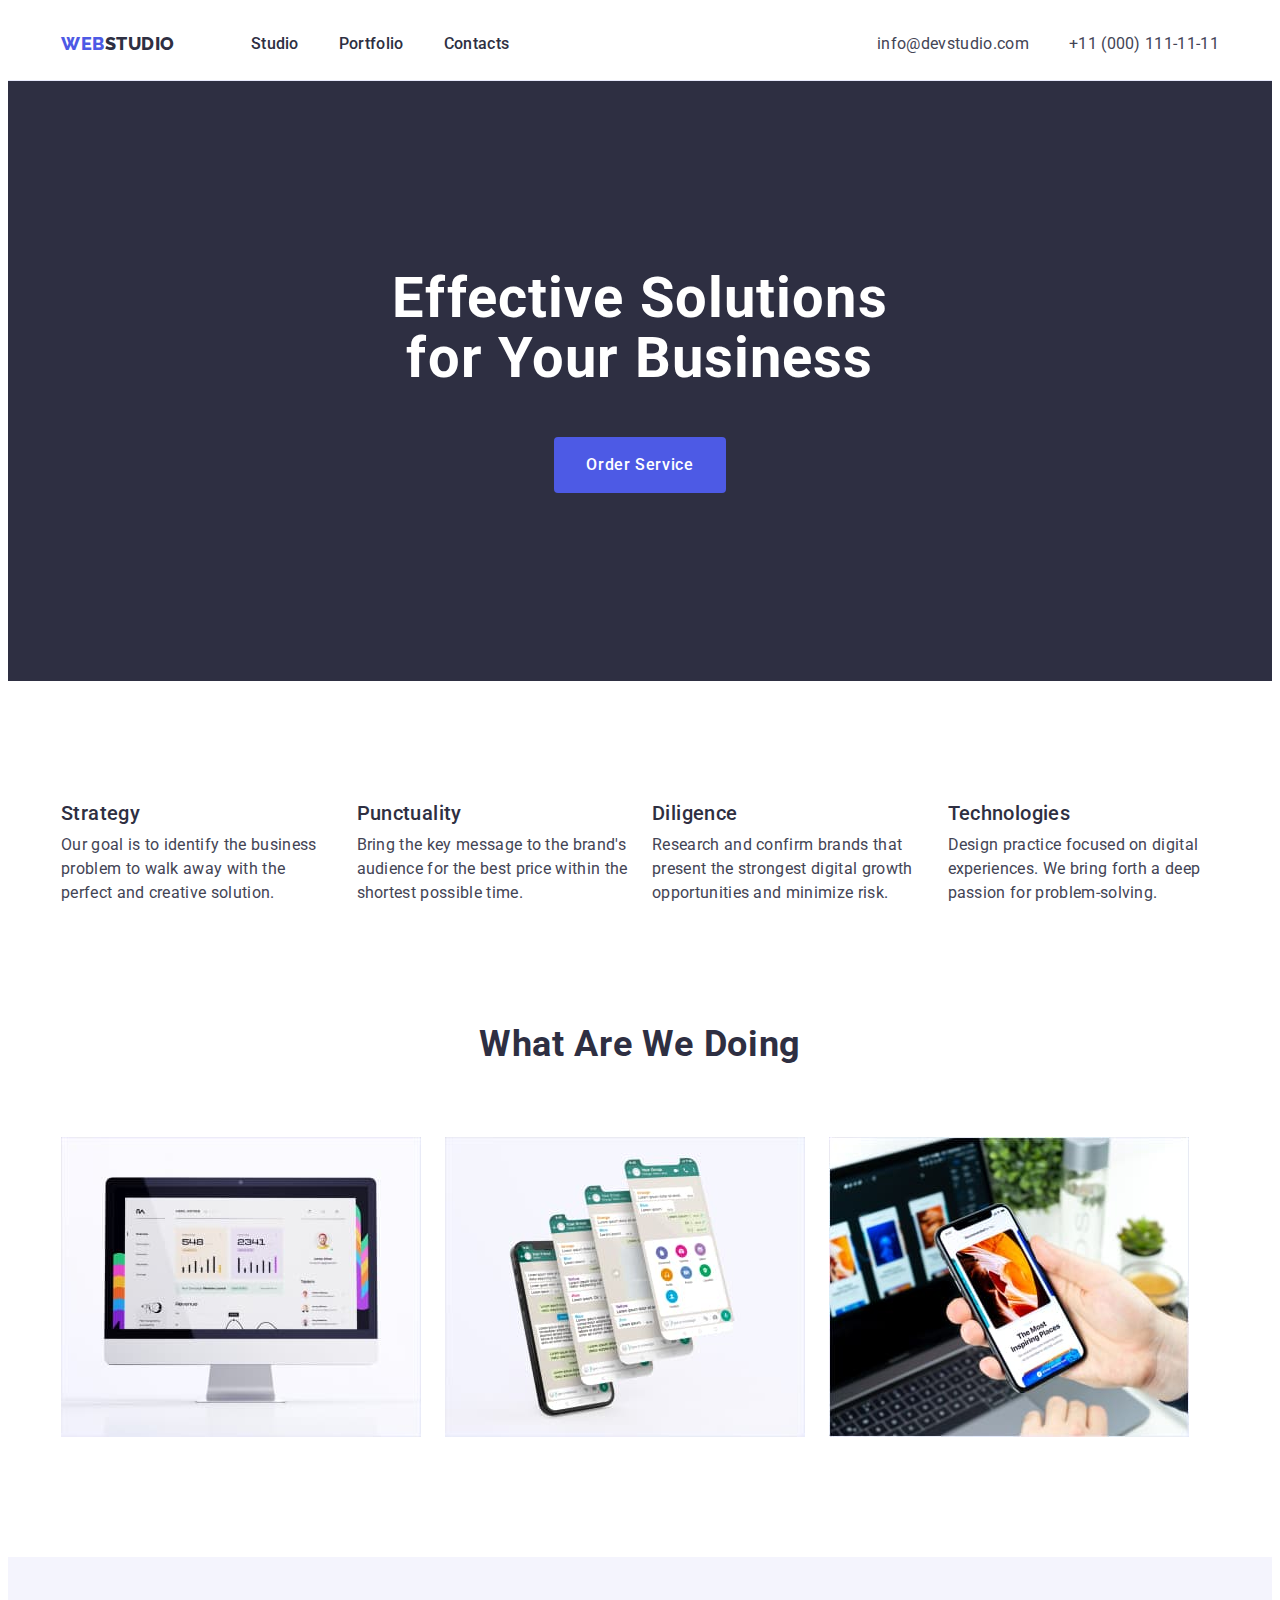
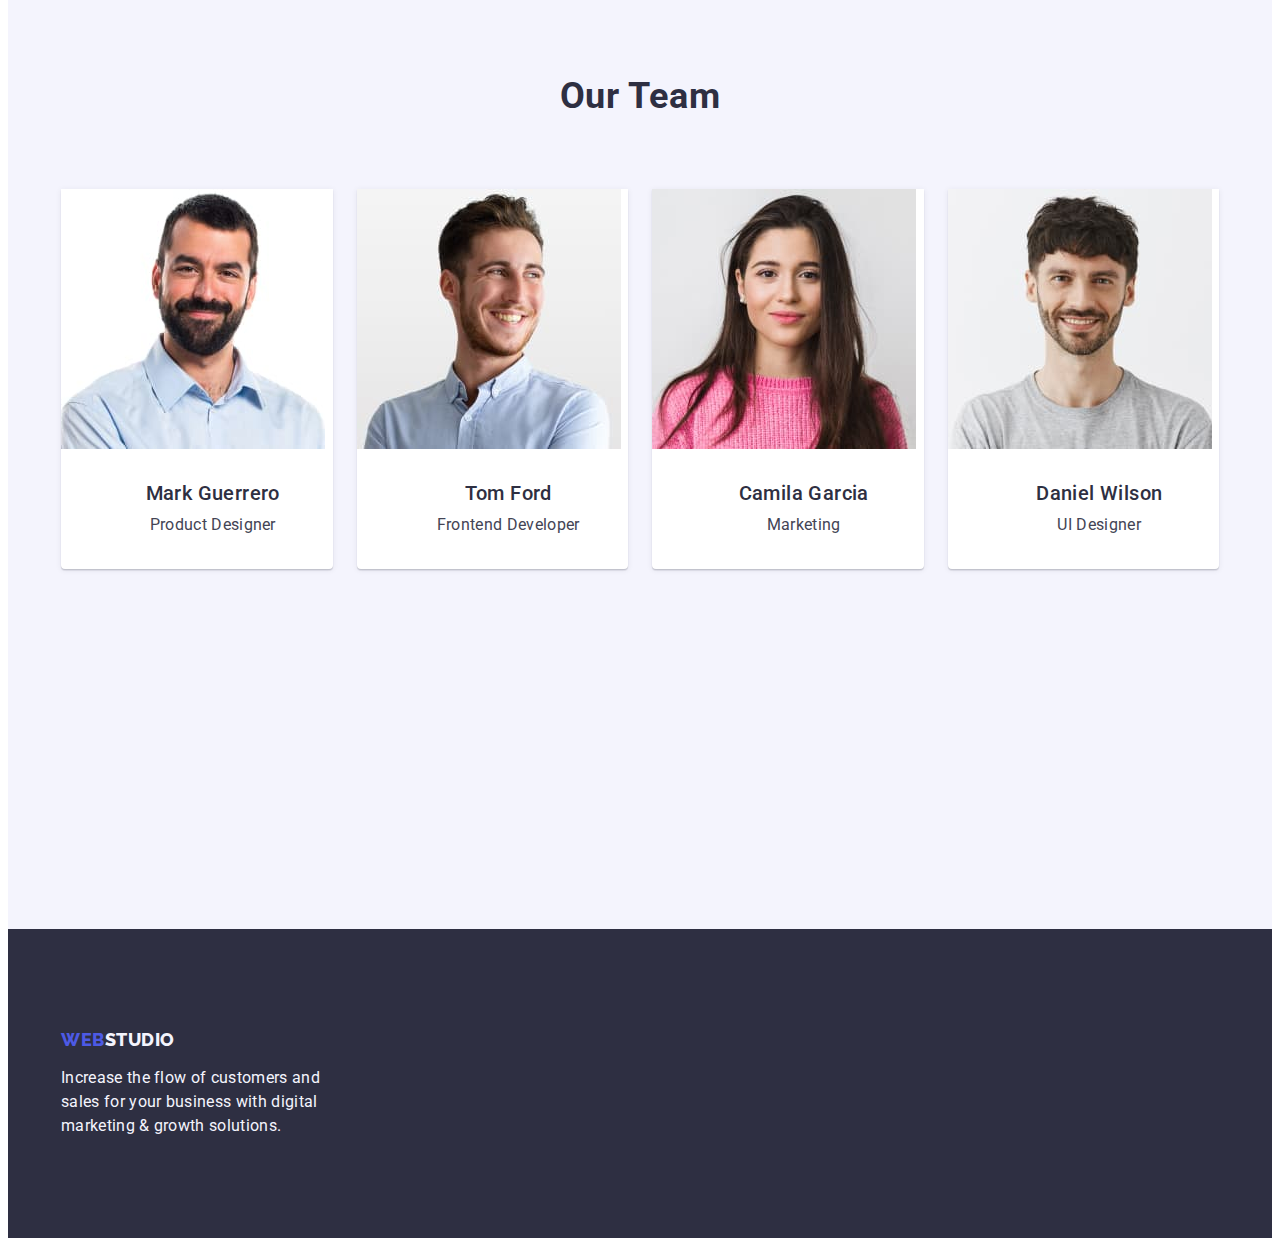
<file: index.html>
<!DOCTYPE html>
<html lang="en">
  <head>
    <meta charset="UTF-8" />
    <meta name="viewport" content="width=device-width, initial-scale=1.0" />
    <title>WEBSTUDIO</title>
    <link rel="preconnect" href="https://fonts.googleapis.com" />
    <link rel="preconnect" href="https://fonts.gstatic.com" crossorigin />
    <link
      href="https://fonts.googleapis.com/css2?family=Raleway:wght@800&family=Roboto:wght@400;500;700;900&display=swap"
      rel="stylesheet"
    />
    <link
      rel="stylesheet"
      href="https://cdnjs.cloudflare.com/ajax/libs/modern-normalize/2.0.0/modern-normalize.min.css"
      integrity="sha512-4xo8blKMVCiXpTaLzQSLSw3KFOVPWhm/TRtuPVc4WG6kUgjH6J03IBuG7JZPkcWMxJ5huwaBpOpnwYElP/m6wg=="
      crossorigin="anonymous"
      referrerpolicy="no-referrer"
    />
    <link rel="stylesheet" href="./css/styles.css" />
  </head>
  <body>
    <header class="header">
      <div class="container header-container">
        <nav class="header-navigation">
          <a class="header-logo logo link" href="./index.html"
            >Web<span class="header-logo-studio">Studio</span></a
          >
          <ul class="header-menu-list list">
            <li class="header-menu-item">
              <a class="header-menu-link link" href="./index.html">Studio</a>
            </li>
            <li class="header-menu-item">
              <a class="header-menu-link link" href="./portfolio.html"
                >Portfolio</a
              >
            </li>
            <li class="header-menu-item">
              <a class="header-menu-link link" href="">Contacts</a>
            </li>
          </ul>
        </nav>
        <address class="header-address">
          <ul class="address-list list">
            <li>
              <a class="address-contact link" href="mailto:info@devstudio.com"
                >info@devstudio.com</a
              >
            </li>
            <li>
              <a class="address-contact link" href="tel:+110001111111"
                >+11 (000) 111-11-11</a
              >
            </li>
          </ul>
        </address>
      </div>
    </header>
    <main>
      <section class="hero-section">
        <div class="container container-hero">
          <h1 class="hero-title">Effective Solutions for Your Business</h1>
          <button class="service-order-button" type="button">
            Order Service
          </button>
        </div>
      </section>
      <section class="advantages-section">
        <div class="container">
          <h2 class="advantages-header visually-hidden">Advantages</h2>
          <ul class="advantages-section-list list">
            <li class="advantages-item">
              <h3 class="advantages-title">Strategy</h3>
              <p class="advantages-description">
                Our goal is to identify the business problem to walk away with
                the perfect and creative solution.
              </p>
            </li>
            <li class="advantages-item">
              <h3 class="advantages-title">Punctuality</h3>
              <p class="advantages-description">
                Bring the key message to the brand's audience for the best price
                within the shortest possible time.
              </p>
            </li>
            <li class="advantages-item">
              <h3 class="advantages-title">Diligence</h3>
              <p class="advantages-description">
                Research and confirm brands that present the strongest digital
                growth opportunities and minimize risk.
              </p>
            </li>
            <li class="advantages-item">
              <h3 class="advantages-title">Technologies</h3>
              <p class="advantages-description">
                Design practice focused on digital experiences. We bring forth a
                deep passion for problem-solving.
              </p>
            </li>
          </ul>
        </div>
      </section>
      <section class="features-section">
        <div class="container">
          <h2 class="features-section-title">What are we doing</h2>
          <ul class="features-item-list list">
            <li class="features-list-item">
              <img
                src="./images/computer.jpg"
                alt="Computer"
                width="360"
                height="300"
              />
            </li>
            <li class="features-list-item">
              <img
                src="./images/phone-screen.jpg"
                alt="Phone screen"
                width="360"
                height="300"
              />
            </li>
            <li class="features-list-item">
              <img
                src="./images/phone.jpg"
                alt="Phone"
                width="360"
                height="300"
              />
            </li>
          </ul>
        </div>
      </section>
      <section class="team-section">
        <div class="container">
          <h2 class="team-section-title">Our Team</h2>
          <ul class="team-list list">
            <li class="team-list-item">
              <img
                src="./images/mark.jpg"
                alt="Mark Guerrero"
                width="264"
                height="260"
              />
              <div class="container container-team">
                <h3 class="team-member">Mark Guerrero</h3>
                <p class="team-member-description">Product Designer</p>
              </div>
            </li>
            <li class="team-list-item">
              <img
                src="./images/tom.jpg"
                alt="Tom Ford"
                width="264"
                height="260"
              />
              <div class="container container-team">
                <h3 class="team-member">Tom Ford</h3>
                <p class="team-member-description">Frontend Developer</p>
              </div>
            </li>
            <li class="team-list-item">
              <img
                src="./images/camila.jpg"
                alt="Camila Garcia"
                width="264"
                height="260"
              />
              <div class="container container-team">
                <h3 class="team-member">Camila Garcia</h3>
                <p class="team-member-description">Marketing</p>
              </div>
            </li>
            <li class="team-list-item">
              <img
                src="./images/daniel.jpg"
                alt="Daniel Wilson"
                width="264"
                height="260"
              />
              <div class="container container-team">
                <h3 class="team-member">Daniel Wilson</h3>
                <p class="team-member-description">UI Designer</p>
              </div>
            </li>
          </ul>
        </div>
      </section>
    </main>
    <footer class="footer">
      <div class="container">
        <a class="link-footer logo link" href="./index.html"
          >Web<span class="footer-logo-studio">Studio</span></a
        >
        <p class="footer-description">
          Increase the flow of customers and sales for your business with
          digital marketing & growth solutions.
        </p>
      </div>
    </footer>
  </body>
</html>
</file>
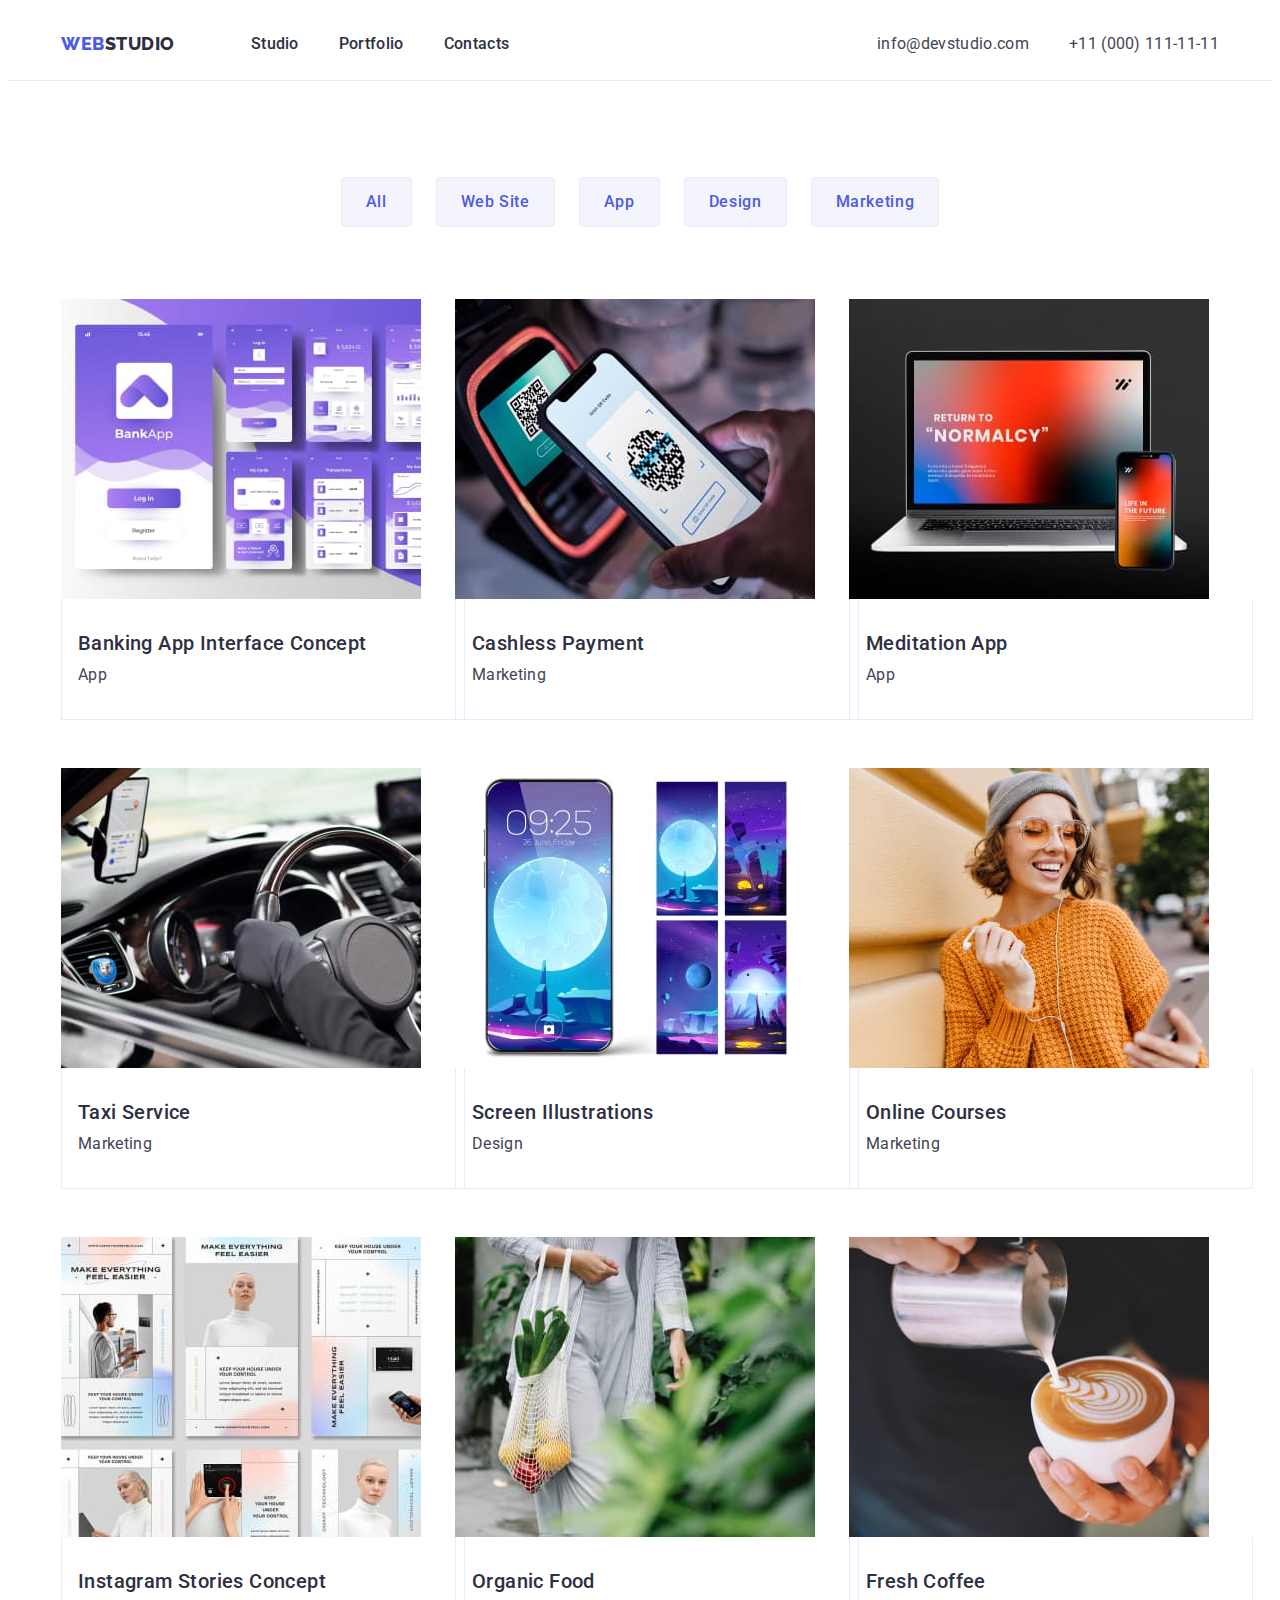
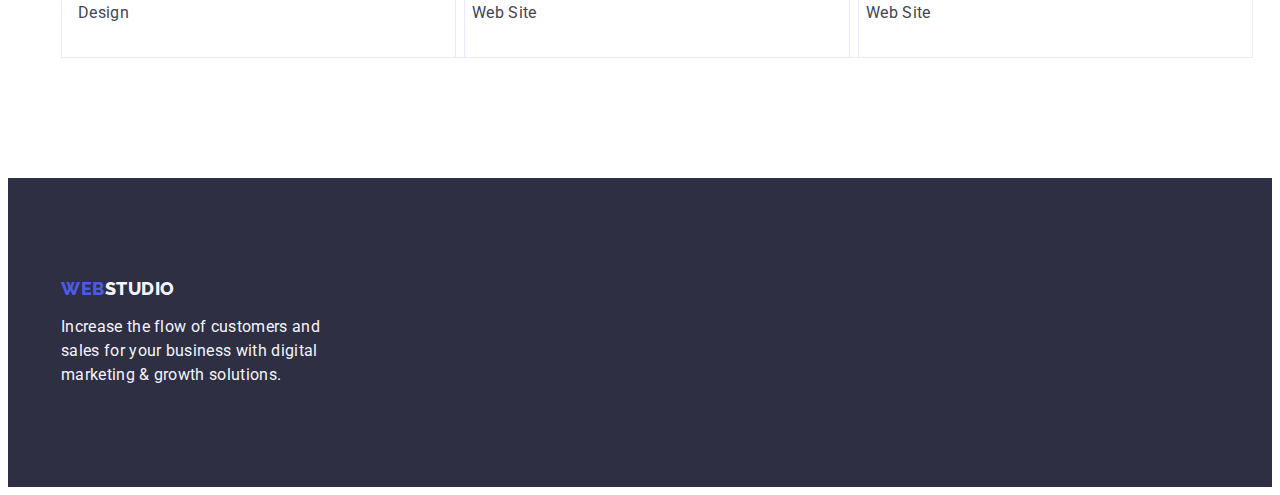
<file: portfolio.html>
<!DOCTYPE html>
<html lang="en">
  <head>
    <meta charset="UTF-8" />
    <meta name="viewport" content="width=device-width, initial-scale=1.0" />
    <title>Document</title>
    <link rel="preconnect" href="https://fonts.googleapis.com" />
    <link rel="preconnect" href="https://fonts.gstatic.com" crossorigin />
    <link
      href="https://fonts.googleapis.com/css2?family=Raleway:wght@800&family=Roboto:wght@400;500;700;900&display=swap"
      rel="stylesheet"
    />
    <link
      rel="stylesheet"
      href="https://cdnjs.cloudflare.com/ajax/libs/modern-normalize/2.0.0/modern-normalize.min.css"
      integrity="sha512-4xo8blKMVCiXpTaLzQSLSw3KFOVPWhm/TRtuPVc4WG6kUgjH6J03IBuG7JZPkcWMxJ5huwaBpOpnwYElP/m6wg=="
      crossorigin="anonymous"
      referrerpolicy="no-referrer"
    />
    <link rel="stylesheet" href="./css/styles.css" />
  </head>
  <body>
    <header class="header">
      <div class="container header-container">
        <nav class="header-navigation">
          <a class="header-logo logo link" href="./index.html"
            >Web<span class="header-logo-studio">Studio</span></a
          >
          <ul class="header-menu-list list">
            <li class="header-menu-item">
              <a class="header-menu-link link" href="./index.html">Studio</a>
            </li>
            <li class="header-menu-item">
              <a class="header-menu-link link" href="./portfolio.html"
                >Portfolio</a
              >
            </li>
            <li class="header-menu-item">
              <a class="header-menu-link link" href="">Contacts</a>
            </li>
          </ul>
        </nav>
        <address class="header-address">
          <ul class="address-list list">
            <li>
              <a class="address-contact link" href="mailto:info@devstudio.com"
                >info@devstudio.com</a
              >
            </li>
            <li>
              <a class="address-contact link" href="tel:+110001111111"
                >+11 (000) 111-11-11</a
              >
            </li>
          </ul>
        </address>
      </div>
    </header>
    <main>
      <section class="portfolio-section">
        <div class="container">
          <h1 class="visually-hidden">Projects</h1>
          <ul class="filter-button-list list">
            <li class="filter-item">
              <button class="filter-button" type="button">All</button>
            </li>
            <li class="filter-item">
              <button class="filter-button" type="button">Web Site</button>
            </li>
            <li class="filter-item">
              <button class="filter-button" type="button">App</button>
            </li>
            <li class="filter-item">
              <button class="filter-button" type="button">Design</button>
            </li>
            <li class="filter-item">
              <button class="filter-button" type="button">Marketing</button>
            </li>
          </ul>
          <ul class="portfolio-section-list list">
            <li class="portfolio-item">
              <a class="link" href="">
                <img
                  src="./images/banking-app.jpg"
                  alt="Banking App Interface"
                  width="360"
                  height="300"
                />
                <div class="container container-portfolio">
                  <h2 class="portfolio-item-title">
                    Banking App Interface Concept
                  </h2>
                  <p class="portfolio-item-description">App</p>
                </div>
              </a>
            </li>
            <li class="portfolio-item">
              <a class="link" href="">
                <img
                  src="./images/cashless-payment.jpg"
                  alt="Phone"
                  width="360"
                  height="300"
                />
                <div class="container container-portfolio">
                  <h2 class="portfolio-item-title">Cashless Payment</h2>
                  <p class="portfolio-item-description">Marketing</p>
                </div>
              </a>
            </li>
            <li class="portfolio-item">
              <a class="link" href="">
                <img
                  src="./images/meditation-app.jpg"
                  alt="Laptop and phone"
                  width="360"
                  height="300"
                />
                <div class="container container-portfolio">
                  <h2 class="portfolio-item-title">Meditation App</h2>
                  <p class="portfolio-item-description">App</p>
                </div>
              </a>
            </li>
            <li class="portfolio-item">
              <a class="link" href="">
                <img
                  src="./images/taxi-service.jpg"
                  alt="car steering wheel"
                  width="360"
                  height="300"
                />
                <div class="container container-portfolio">
                  <h2 class="portfolio-item-title">Taxi Service</h2>
                  <p class="portfolio-item-description">Marketing</p>
                </div>
              </a>
            </li>
            <li class="portfolio-item">
              <a class="link" href="">
                <img
                  src="./images/screen-illustrations.jpg"
                  alt="Phone-screen"
                  width="360"
                  height="300"
                />
                <div class="container container-portfolio">
                  <h2 class="portfolio-item-title">Screen Illustrations</h2>
                  <p class="portfolio-item-description">Design</p>
                </div>
              </a>
            </li>
            <li class="portfolio-item">
              <a class="link" href="">
                <img
                  src="./images/online-courses.jpg"
                  alt="The girl smiles"
                  width="360"
                  height="300"
                />
                <div class="container container-portfolio">
                  <h2 class="portfolio-item-title">Online Courses</h2>
                  <p class="portfolio-item-description">Marketing</p>
                </div>
              </a>
            </li>
            <li class="portfolio-item">
              <a class="link" href="">
                <img
                  src="./images/instagram-stories.jpg"
                  alt="instagram-stories"
                  width="360"
                  height="300"
                />
                <div class="container container-portfolio">
                  <h2 class="portfolio-item-title">
                    Instagram Stories Concept
                  </h2>
                  <p class="portfolio-item-description">Design</p>
                </div>
              </a>
            </li>
            <li class="portfolio-item">
              <a class="link" href="">
                <img
                  src="./images/organic-food.jpg"
                  alt="Organic food in a bag"
                  width="360"
                  height="300"
                />
                <div class="container container-portfolio">
                  <h2 class="portfolio-item-title">Organic Food</h2>
                  <p class="portfolio-item-description">Web Site</p>
                </div>
              </a>
            </li>
            <li class="portfolio-item">
              <a class="link" href="">
                <img
                  src="./images/fresh-coffee.jpg"
                  alt="Cup of coffee"
                  width="360"
                  height="300"
                />
                <div class="container container-portfolio">
                  <h2 class="portfolio-item-title">Fresh Coffee</h2>
                  <p class="portfolio-item-description">Web Site</p>
                </div>
              </a>
            </li>
          </ul>
        </div>
      </section>
    </main>
    <footer class="footer">
      <div class="container">
        <a class="link-footer logo link" href="./index.html"
          >Web<span class="footer-logo-studio">Studio</span></a
        >
        <p class="footer-description">
          Increase the flow of customers and sales for your business with
          digital marketing & growth solutions.
        </p>
      </div>
    </footer>
  </body>
</html>
</file>
<file: css/styles.css>
:root {
  --primary-background-color: #FFFFFF;
  --secondary-background-color:#2E2F42;
  --tertiary-background-color:#F4F4FD;
  --secondary-color-black:#2E2F42;
  --primary-color-black:#434455;
  --primary-color-white:#FFF;
  --secondary-color-white:#F4F4FD;
  --active-link-color: #404BBF;
  --button-color-primary:#4D5AE5;
  --button-color-secondary:#F4F4FD;
  --button-text-primary:#4D5AE5;
  --button-link-color:#404BBF;
  --border-color-primary:#e7e9fc;
}

p,
h1,
h2,
h3,
h4,
h5,
h6 {
  margin-top: 0;
  margin-bottom: 0;
}

ul,
ol {
  margin-top: 0;
  margin-bottom: 0;
  padding-left: 0;
}

img {
  display:block;
}

body {
  font-family:"Roboto", sans-serif;
  color:#434455;
  background-color:#FFFFFF;
}

.container {
  width: 100%;
  max-width:1158px;
  padding: 0px 15px;
  margin: 0 auto;  
}

.list {
  list-style-type: none;
}

.logo {
    color: var(--button-text-primary);
    font-size: 18px;
    font-family: 'Raleway', sans-serif;
    font-weight: 800;
    line-height: 1.17;
    letter-spacing: 0.03em;
    text-transform: uppercase;
}

.link {
  text-decoration: none;
}

.link:hover,
.link:focus {
  color: var(--active-link-color)
}

.visually-hidden {
  position: absolute;
  width: 1px;
  height: 1px;
  margin: -1px;
  border: 0;
  padding: 0;
  white-space: nowrap;
  clip-path: inset(100%);
  clip: rect(0 0 0 0);
  overflow: hidden;
}



 /* Header */

 .header {
  border-bottom: 1px solid var(--border-color-primary);
 }

 .header-container {
  display: flex;
  align-items: center;
  justify-content: space-between;
 }

.header-menu-link {
  display:block;
  color:var(--secondary-color-black);
  padding: 24px 0;
}

.header-menu-link:hover {
  color: var(--active-link-color);
}

.header-logo {
  margin-right: 76px;
}

.header-logo-studio {
  color: var(--secondary-color-black);
}

.header-navigation {
  display: flex;
  align-items: center;
}

.header-menu-list {
  font-size: 16px;
  font-family: Roboto;
  font-weight: 500;
  line-height: 1.5;
  letter-spacing: 0.02em;
  display: flex;
  gap:40px;
}

.header-address {
  font-size: 16px;
  font-family: Roboto;
  line-height: 1.5;
  letter-spacing: 0.02em;
  font-style: normal;
}

.address-contact {
  color: var(--primary-color-black);
}

.address-list {
  display: flex;
  gap: 40px;
}


/* Hero-section */

.hero-title {
  color: var(--primary-color-white);
  font-size: 56px;
  line-height: 1.07;
  letter-spacing: 0.02em;
  text-align: center;
  max-width: 496px;
  flex-shrink: 0;
  margin: 0 auto;
}


.service-order-button {
  color: var(--primary-color-white);
  font-size: 16px;
  font-family: Roboto, sans-serif;
  font-style: normal;
  font-weight: 500;
  line-height: 1.5;
  letter-spacing: 0.04em;
  background-color: var(--button-color-primary);
  padding: 16px 32px;
  min-width: 169px;
  border-radius: 4px;
  border:none;
  cursor: pointer;
  display:block;
  margin: 48px auto 0;
}

.service-order-button:hover,
.service-order-button:focus {
  background-color: var(--active-link-color);
}

.hero-section {
  background-color: var(--secondary-background-color);
  padding: 188px 0;
}

/* Advantages-section */

.advantages-header {
  color: var(--secondary-color-black);
  font-size: 36px;
  line-height: 1.11;
  letter-spacing: 0.02em;
  text-transform: capitalize;
  text-align: center;
}
.advantages-section {
  padding: 120px 0;
}

.advantages-section-list {
  display: flex;
  gap:24px;
}

.advantages-item {
  width:calc((100% - 3 * 24px) / 4);
}
.advantages-title {
  color:var(--secondary-color-black);
  font-size: 20px;
  font-weight: 500;
  line-height: 1.2;
  letter-spacing: 0.02em;
  margin-bottom: 8px;
}

.advantages-description {
  color: var(--primary-color-black);
  font-size: 16px;
  line-height: 1.5;
  letter-spacing: 0.02em;
}

/* Features-section */

.features-section {
  padding-bottom: 120px;
}

.features-item-list {
  display:flex;
  gap:24px;
}

.features-list-item {
  width: ((100% - 3 * 16px) / 3);
}

.features-section-title {
color: var(--secondary-color-black);
font-size: 36px;
line-height: 1.11;
letter-spacing: 0.02em;
text-transform: capitalize;
text-align: center;
margin-bottom: 72px;
}

/* Team-section */

.team-section {
  background-color: var(--tertiary-background-color);
  padding: 120px 0;
  height: 732px;
}

.team-section-title {
  color: var(--secondary-color-black);
  font-size: 36px;
  line-height: 1.11;
  letter-spacing: 0.02em;
  text-transform: capitalize;
  text-align: center;
  margin-bottom: 72px;
}

.team-member {
  color: var(--secondary-color-black);
  font-size: 20px;
  font-weight: 500;
  line-height: 1.2;
  letter-spacing: 0.02em;
  margin-bottom: 8px;
  text-align: center;
}

.team-member-description {
  color: var(--primary-color-black);
    font-size: 16px;
    line-height: 1.5;
    letter-spacing: 0.02em;
    text-align: center;
}

.team-list {
  display:flex;
  justify-content: center;
  gap: 24px;
  padding-bottom: 120px;

  
}

.container-team {
  padding: 32px 16px;
}

.team-list-item {
  background-color: var(--primary-color-white);
  border-radius: 0px 0px 4px 4px;
  box-shadow: 0px 2px 1px 0px rgba(46, 47, 66, 0.08), 0px 1px 1px 0px rgba(46, 47, 66, 0.16), 0px 1px 6px 0px rgba(46, 47, 66, 0.08);
  width: calc((100% - 3 * 24px) / 4)
}

/* FOOTER */

.footer {
  background-color: var(--secondary-background-color);
  padding: 100px 0;
}

.footer-logo-studio {
  color: var(--secondary-color-white);

}

.footer-description {
  color: var(--secondary-color-white);
  font-size: 16px;
  line-height: 1.5;
  letter-spacing: 0.02em;
  width: 264px;
}

.link-footer {
  display: inline-block;
  margin-bottom: 16px;
}

/* PORTFOLIO */

/* Filter-button-section */

.filter-button {
 font-family: "Roboto", sans-serif;
 font-weight: 500;
 font-size: 16px;
 line-height: 1.5;
 letter-spacing: 0.04em;
 background-color: var(--button-color-secondary);
 color: var(--button-text-primary);
 cursor: pointer;
 padding: 12px 24px;
 border-radius: 4px;
 border: 1px solid var(--border-color-primary);
}

.filter-button-list {
  display: flex;
  justify-content: center;
  margin-bottom: 72px;
  gap: 24px;
}

.filter-button:hover,
.filter-button:focus {
  background-color: var(--button-link-color);
  color: var(--primary-color-white);
  border: 1px solid transparent;
}

/* Portfolio-section */


.portfolio-section {
 padding: 96px 0 120px 0;
}
.portfolio-item {
  width: calc((100% - 48px) / 3)
}

.portfolio-item-title {
  font-weight: 500;
  font-size: 20px;
  line-height: 1.2;
  letter-spacing: 0.02em;
  color: var(--secondary-color-black);
  margin-bottom: 8px
}

.container-portfolio {
  padding: 32px 16px;
  border: 1px solid var(--border-color-primary);
  border-top: none;
}

.portfolio-section-list {
  display: flex;
  justify-content:  space-between;
  flex-wrap:wrap;
  gap: 24px;
  row-gap: 48px;
}


.portfolio-item-description {
  font-size: 16px;
  line-height: 1.5;
  letter-spacing: 0.02em;
  color:var(--primary-color-black);
}

/* FINISH */
</file>
